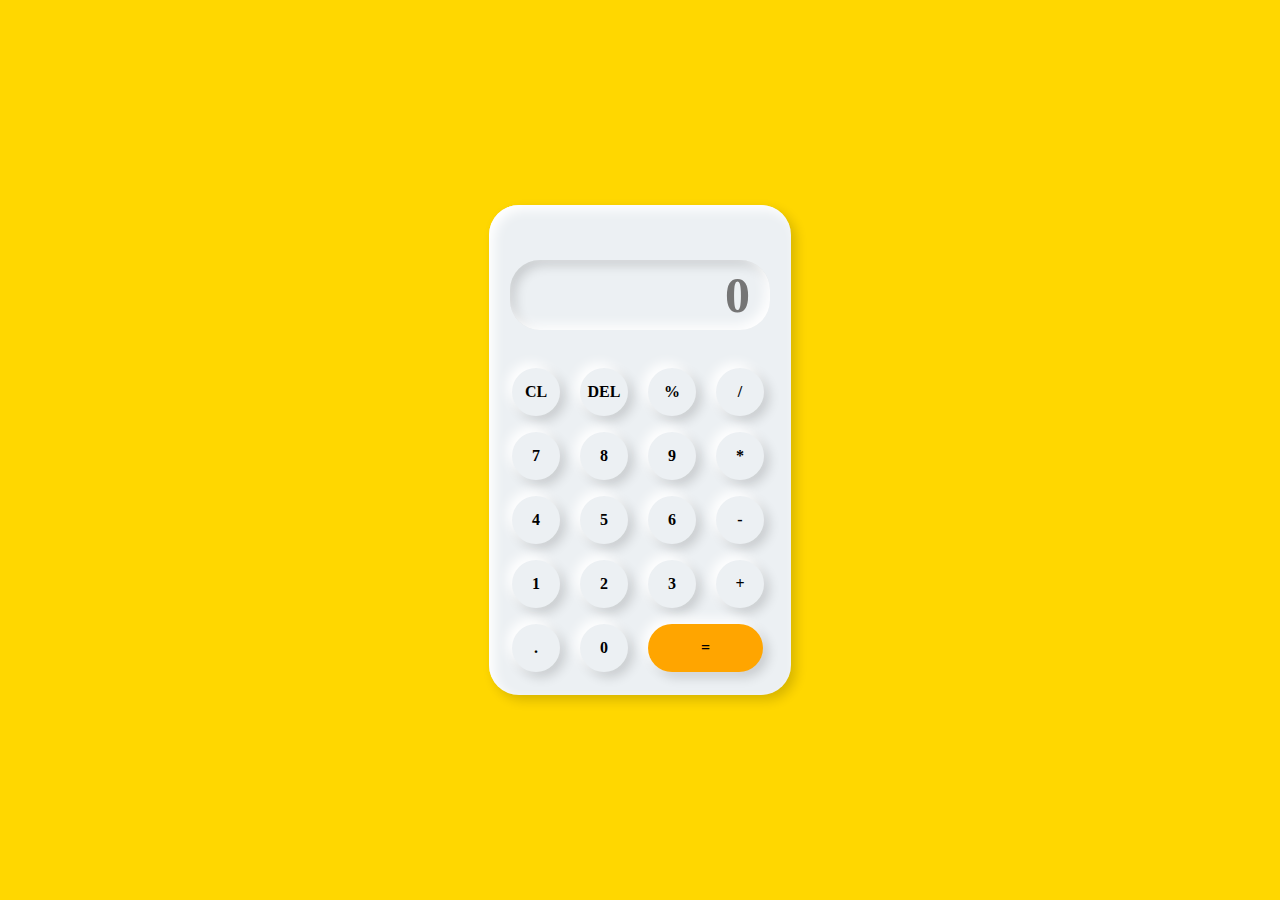
<file: index.html>
<html>
    <head>
         <title>Calculator</title>
         <link rel="stylesheet" type="text/css" href="style.css">
         <meta charset="UTF-8">
         <meta name="viewport" content="width=device-width,initial-scale=1.0">
    </head>
    <body>
       <div class="container">
        <div class="calculator">
            <input type="text" placeholder="0" id="output">
            <button onclick="CL()">CL</button>
            <button onclick="del()">DEL</button>
            <button onclick="display('%')">%</button>
            <button onclick="display('/')">/</button>
            <button onclick="display('7')">7</button>
            <button onclick="display('8')">8</button>
            <button onclick="display('9')">9</button>
            <button onclick="display('*')">*</button>
            <button onclick="display('4')">4</button>
            <button onclick="display('5')">5</button>
            <button onclick="display('6')">6</button>
            <button onclick="display('-')">-</button>
            <button onclick="display('1')">1</button>
            <button onclick="display('2')">2</button>
            <button onclick="display('3')">3</button>
            <button onclick="display('+')">+</button>
            <button onclick="display('.')">.</button>
            <button onclick="display('0')">0</button>
            <button style="background-color:orange " onclick="calculate()" class="equal">=</button>
        </div>
       </div>
       <script>

let output = document.getElementById("output");
function display(num){
    output.value +=num;
}
function calculate(){
    try{
        output.value = eval(output.value);
    }
    catch(err){
        alert("Invalid");
    }
}
function CL(){
    output.value = "";
}
function del(){
    output.value = output.value.slice(0,-1);
}
</script>
</body>
</html>
</file>
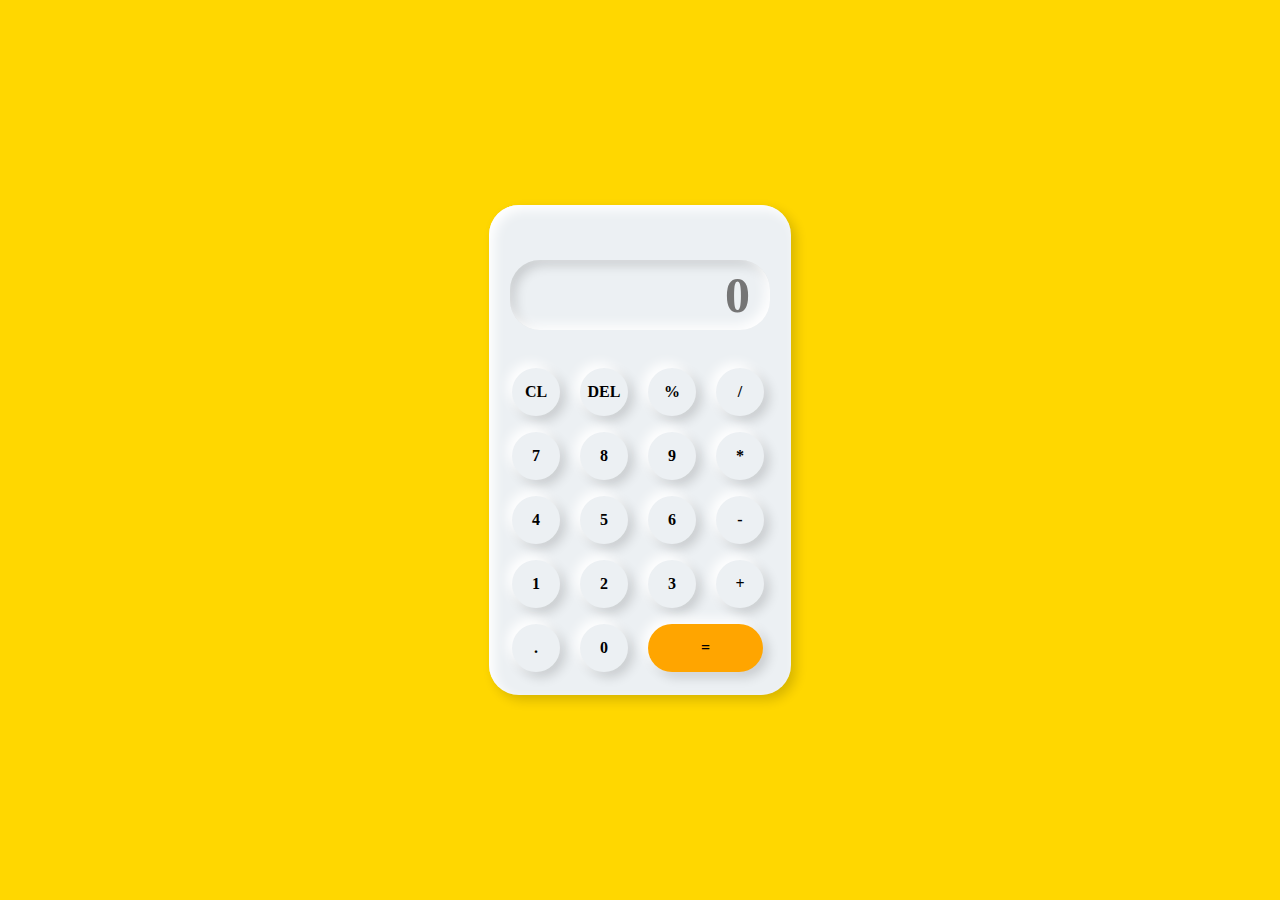
<file: TechnohackProjects/projectONE/Calculator.html>
<html>
    <head>
         <title>Calculator</title>
         <link rel="stylesheet" type="text/css" href="Calculator.css">
         <meta charset="UTF-8">
         <meta name="viewport" content="width=device-width,initial-scale=1.0">
    </head>
    <body>
       <div class="container">
        <div class="calculator">
            <input type="text" placeholder="0" id="output">
            <button onclick="CL()">CL</button>
            <button onclick="del()">DEL</button>
            <button onclick="display('%')">%</button>
            <button onclick="display('/')">/</button>
            <button onclick="display('7')">7</button>
            <button onclick="display('8')">8</button>
            <button onclick="display('9')">9</button>
            <button onclick="display('*')">*</button>
            <button onclick="display('4')">4</button>
            <button onclick="display('5')">5</button>
            <button onclick="display('6')">6</button>
            <button onclick="display('-')">-</button>
            <button onclick="display('1')">1</button>
            <button onclick="display('2')">2</button>
            <button onclick="display('3')">3</button>
            <button onclick="display('+')">+</button>
            <button onclick="display('.')">.</button>
            <button onclick="display('0')">0</button>
            <button style="background-color:orange " onclick="calculate()" class="equal">=</button>
        </div>
       </div>
       <script>

let output = document.getElementById("output");
function display(num){
    output.value +=num;
}
function calculate(){
    try{
        output.value = eval(output.value);
    }
    catch(err){
        alert("Invalid");
    }
}
function CL(){
    output.value = "";
}
function del(){
    output.value = output.value.slice(0,-1);
}
</script>
</body>
</html>
</file>
<file: style.css>
*{
    margin: 0;
    padding: 0;
    background-color:gold;
    box-sizing: "border-box";
    font-family: "san-serif";
    outline: none;
    font-weight:bold;
}
.container{
    height: 100vh;
    display: flex;
   /*justify-content: center; - It will make horizonatally center*/
    justify-content: center;
    /* align-items: center; - It will make vertically center*/
    align-items: center;
    
   
    
}
.calculator{
    background-color :#ecf0f3 ;
    padding:15px;
    border-radius: 30px;
    /*box-shadow: inset 5px 5px 12px #ffffff;  - inset=inside the box  5px=horizontal 5px=vertical 12px=blur in white color*/
    box-shadow: inset 5px 5px 12px #ffffff,
                      5px 5px 12px rgba(0,0,0,.16);
    display: grid;
    grid-template-columns: repeat(4,68px);
    
}
input{
    grid-column: span 4;
    height: 70px;
    width:260px;
    background-color: #ecf0f3;
    /*box-shadow: inset -5px -5px 12px #ffffff; - inset=inside the box -5px=right side -5px=bottom*/
    box-shadow: inset -5px -5px 12px #ffffff,
                /*5px=left side 5px=top*/
                inset 5px 5px 12px rgba(0,0,0,.16);
    border:none;
    border-radius: 30px;
    color: black;
    font-size: 50px;
    text-align: end;
    margin: auto;
    margin-top: 40px;
    margin-bottom: 30px;
    padding: 20px;
}
button{
    height: 48px;
    width: 48px;
    background-color:#ecf0f3;
    /* -5px=horizontal -5px=vertical 12px=blur* ---> (left side)*/
    box-shadow: -5px -5px 12px #ffffff,
                 5px 5px 12px rgba(0,0,0,.16); /* ---> (right side)*/
    border: none;
    border-radius: 50%;
    margin: 8px;
    font-size: 16px;
}
.equal{
    width:115px;
    border-radius: 40px;
    background-color: #ecf0f3;
    /* -5px=horizontal -5px=vertical 12px=blur* ---> (left side)*/
    box-shadow: -5px -5px 12px #ffffff,
                 5px 5px 12px rgba(0,0,0,.16); /* ---> (right side)*/;
}
</file>
<file: TechnohackProjects/projectONE/Calculator.css>
*{
    margin: 0;
    padding: 0;
    background-color:gold;
    box-sizing: "border-box";
    font-family: "san-serif";
    outline: none;
    font-weight:bold;
}
.container{
    height: 100vh;
    display: flex;
   /*justify-content: center; - It will make horizonatally center*/
    justify-content: center;
    /* align-items: center; - It will make vertically center*/
    align-items: center;
    
   
    
}
.calculator{
    background-color :#ecf0f3 ;
    padding:15px;
    border-radius: 30px;
    /*box-shadow: inset 5px 5px 12px #ffffff;  - inset=inside the box  5px=horizontal 5px=vertical 12px=blur in white color*/
    box-shadow: inset 5px 5px 12px #ffffff,
                      5px 5px 12px rgba(0,0,0,.16);
    display: grid;
    grid-template-columns: repeat(4,68px);
    
}
input{
    grid-column: span 4;
    height: 70px;
    width:260px;
    background-color: #ecf0f3;
    /*box-shadow: inset -5px -5px 12px #ffffff; - inset=inside the box -5px=right side -5px=bottom*/
    box-shadow: inset -5px -5px 12px #ffffff,
                /*5px=left side 5px=top*/
                inset 5px 5px 12px rgba(0,0,0,.16);
    border:none;
    border-radius: 30px;
    color: black;
    font-size: 50px;
    text-align: end;
    margin: auto;
    margin-top: 40px;
    margin-bottom: 30px;
    padding: 20px;
}
button{
    height: 48px;
    width: 48px;
    background-color:#ecf0f3;
    /* -5px=horizontal -5px=vertical 12px=blur* ---> (left side)*/
    box-shadow: -5px -5px 12px #ffffff,
                 5px 5px 12px rgba(0,0,0,.16); /* ---> (right side)*/
    border: none;
    border-radius: 50%;
    margin: 8px;
    font-size: 16px;
}
.equal{
    width:115px;
    border-radius: 40px;
    background-color: #ecf0f3;
    /* -5px=horizontal -5px=vertical 12px=blur* ---> (left side)*/
    box-shadow: -5px -5px 12px #ffffff,
                 5px 5px 12px rgba(0,0,0,.16); /* ---> (right side)*/;
}
</file>
